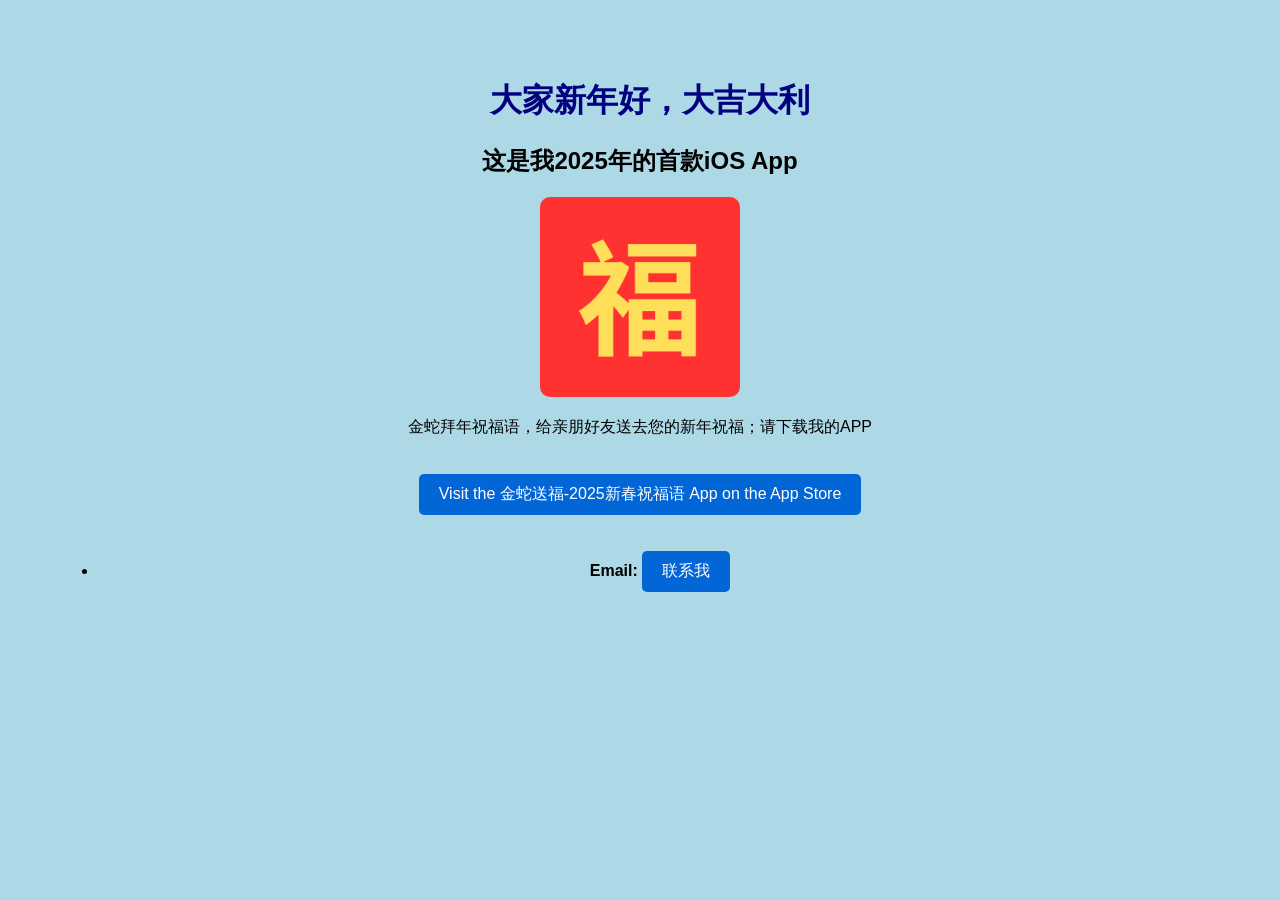
<file: index.html>
<!DOCTYPE html>
<html lang="en">
<head>
    <meta charset="UTF-8">
    <meta name="viewport" content="width=device-width, initial-scale=1.0">
    <title>My GitHub Profile</title>
    <style>
        body {
            font-family: Arial, sans-serif;
            text-align: center;
            padding: 50px;
            background-color: lightblue;
        }
        img {
            max-width: 200px;
            border-radius: 10px;
        }
        a {
            display: inline-block;
            margin-top: 20px;
            text-decoration: none;
            background-color: #0366d6;
            color: white;
            padding: 10px 20px;
            border-radius: 5px;
        }
        h1 {
            color: navy;
            margin-left: 20px;
        }
    </style>
</head>
<body>
    <h1>大家新年好，大吉大利</h1>
    <h2>这是我2025年的首款iOS App</h2>
    <img src="snake.png" alt="App Icon">
    <p>
        金蛇拜年祝福语，给亲朋好友送去您的新年祝福；请下载我的APP
    </p>
    <a href="https://apps.apple.com/us/app/%E9%87%91%E8%9B%87%E9%80%81%E7%A6%8F-2025%E6%96%B0%E6%98%A5%E7%A5%9D%E7%A6%8F%E8%AF%AD/id6740313308" target="_blank">
        Visit the 金蛇送福-2025新春祝福语 App on the App Store
    </a>
    <ul>
        <li><strong>Email:</strong> <a href="mailto:superlalaspider@gmail.com">联系我</a></li>
    </ul>
</body>
</html>
</file>
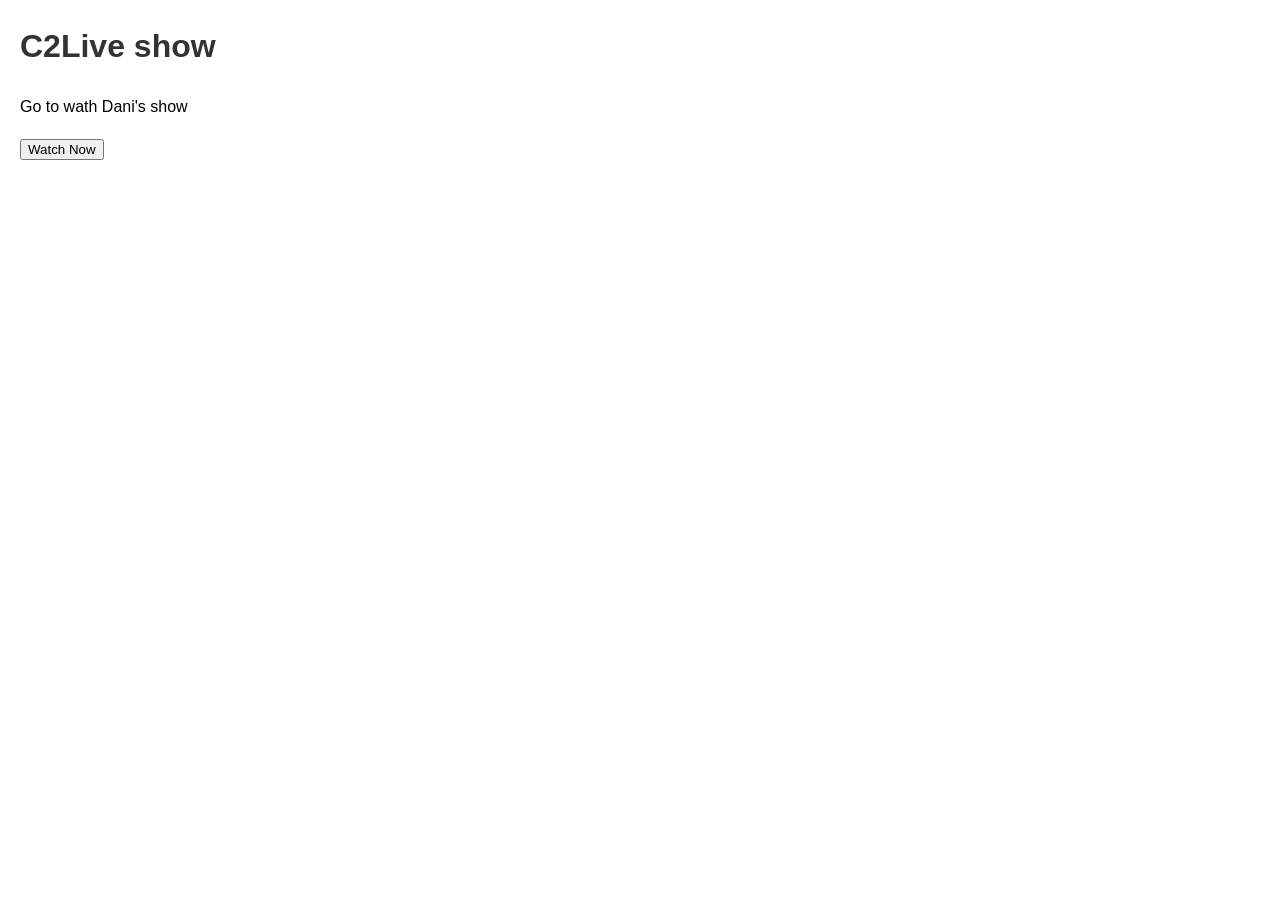
<file: dani.html>
<!DOCTYPE html>
<html lang="en">
<head>
    <meta charset="UTF-8">
    <meta name="viewport" content="width=device-width, initial-scale=1.0">
    <title>Privacy Policy</title>
    <style>
        body {
            font-family: Arial, sans-serif;
            margin: 20px;
            line-height: 1.6;
        }
        h1 {
            color: #333;
        }
        a {
            text-decoration: none;
            color: #0366d6;
        }
    </style>
    <script>
        function applink() {
            var target = "theogdani";
         
            if( /iPhone|iPad|iPod/i.test(navigator.userAgent) ) {
                var deeplinkURL =  "c2live://livestream/c2_id=" + target;
                var appstorefail = "itms-apps://itunes.apple.com/app/id6520394603";
            navigator.clipboard.writeText(copiedUrl).then(() => {
                console.log('URL copied to clipboard: ' + deeplinkURL);
            }).catch(err => {
                console.error('Failed to copy: ', err);
                alert("failed to copy");
            });
                //document.write(deeplinkURL);
                var clickedAt = +new Date;
                // During tests on 3g/3gs this timeout fires immediately if less than 500ms.
                setTimeout(function(){
                    // To avoid failing on return to MobileSafari, ensure freshness!
                    if (+new Date - clickedAt < 2000){
                        window.location = appstorefail;
                    }
                }, 1500);
                window.location = deeplinkURL;
            }  
            else if( /Android/i.test(navigator.userAgent) ) {
                var deeplinkURL = "c2live://livestream/c2_id=" + target;
                var appstorefail = "https://play.google.com/store/apps/details?id=4974955363432749570&referrer=utm_source=website&utm_medium=organic&utm_campaign=website_home";
               
                //document.write(deeplinkURL);
                var clickedAt = +new Date;
                // During tests on 3g/3gs this timeout fires immediately if less than 500ms.
                setTimeout(function(){
                    // To avoid failing on return to MobileSafari, ensure freshness!
                    if (+new Date - clickedAt < 2000){
                        window.location = appstorefail;
                    }
                }, 1500);
                window.location = deeplinkURL;
            }
            else {
                var deeplinkURL = "http://www.c2live.co";
                window.location = deeplinkURL;
            }
        }
        function copyToClipboard() {
            const copiedUrl = "https://watch.c2live.co/TheOGDani"; // window.location.href
            navigator.clipboard.writeText(copiedUrl).then(() => {
                console.log('URL copied to clipboard: ' + copiedUrl);
            }).catch(err => {
                console.error('Failed to copy: ', err);
                alert("failed to copy");
            });
        }
    </script>
</head>
<body>
    <h1>C2Live show</h1>
    <p>Go to wath Dani's show</p>
    <button id="myButton" onclick="applink()">Watch Now</button>
</body>
</html>
</file>
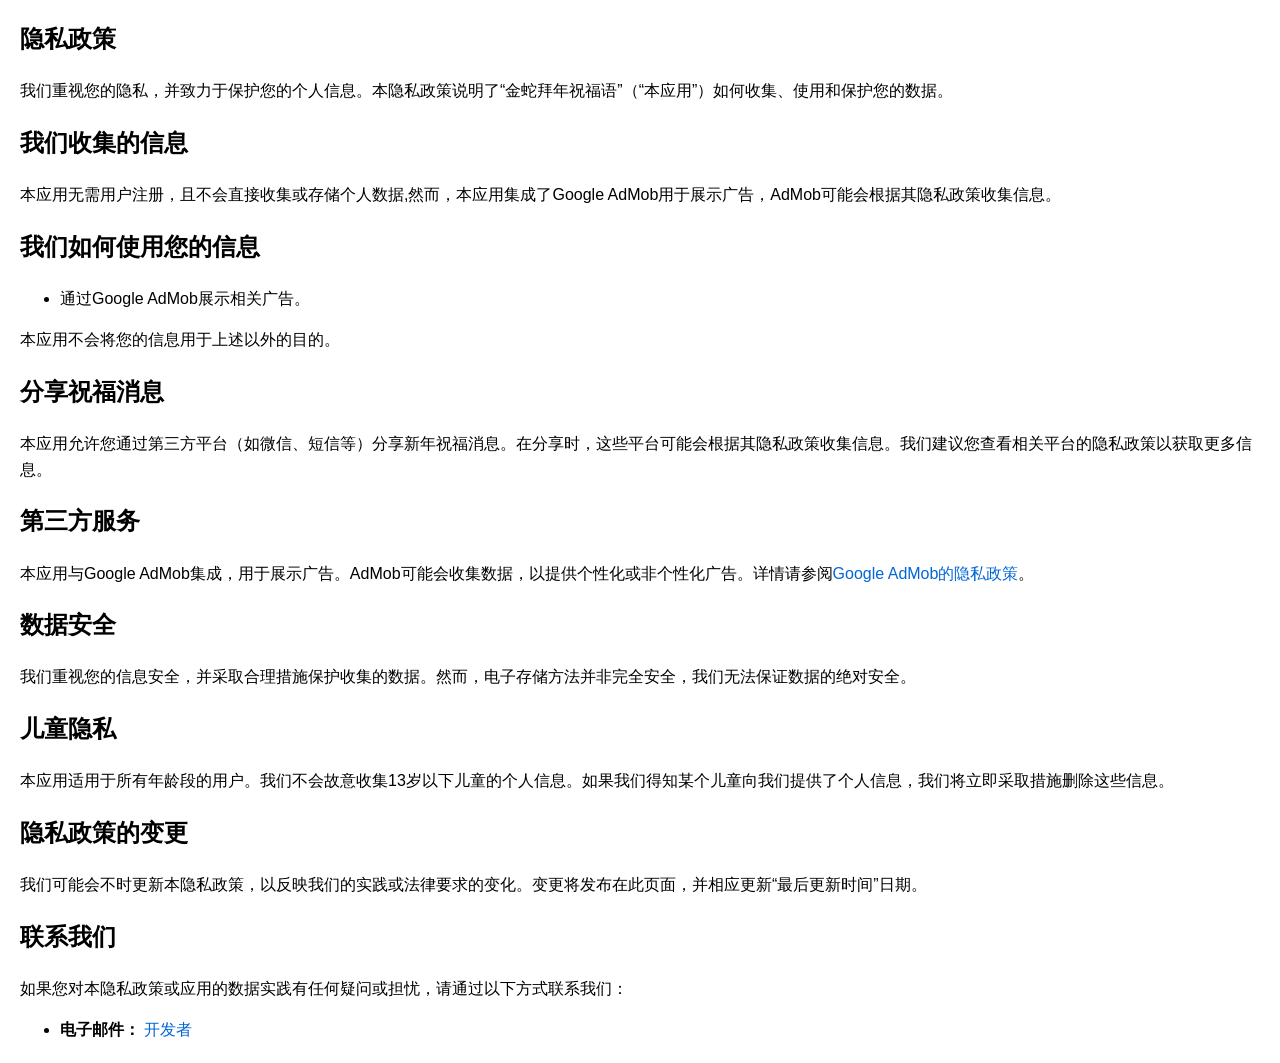
<file: privacy.html>
<!DOCTYPE html>
<html lang="zh">
<head>
    <meta charset="UTF-8">
    <meta name="viewport" content="width=device-width, initial-scale=1.0">
    <title>隐私政策</title>
    <style>
        body {
            font-family: Arial, sans-serif;
            margin: 20px;
            line-height: 1.6;
        }
        h1 {
            color: #333;
        }
        a {
            text-decoration: none;
            color: #0366d6;
        }
    </style>
    <script>
        function copyToClipboard() {
            const copiedUrl = "https://xingzhaodev.github.io/privacy.html";
            navigator.clipboard.writeText(copiedUrl).then(() => {
                console.log('URL copied to clipboard: ' + copiedUrl);
            }).catch(err => {
                console.error('Failed to copy: ', err);
                alert("复制失败");
            });
        }
    </script>
</head>
<body>
    <div>
        <h2>隐私政策</h2>
        <p>我们重视您的隐私，并致力于保护您的个人信息。本隐私政策说明了“金蛇拜年祝福语”（“本应用”）如何收集、使用和保护您的数据。</p>
    
        <h2>我们收集的信息</h2>
        <p>本应用无需用户注册，且不会直接收集或存储个人数据,然而，本应用集成了Google AdMob用于展示广告，AdMob可能会根据其隐私政策收集信息。</p>
    
        <h2>我们如何使用您的信息</h2>
        <ul>
            <li>通过Google AdMob展示相关广告。</li>
        </ul>
        <p>本应用不会将您的信息用于上述以外的目的。</p>
    
        <h2>分享祝福消息</h2>
        <p>本应用允许您通过第三方平台（如微信、短信等）分享新年祝福消息。在分享时，这些平台可能会根据其隐私政策收集信息。我们建议您查看相关平台的隐私政策以获取更多信息。</p>
    
        <h2>第三方服务</h2>
        <p>本应用与Google AdMob集成，用于展示广告。AdMob可能会收集数据，以提供个性化或非个性化广告。详情请参阅<a href="https://policies.google.com/privacy" target="_blank">Google AdMob的隐私政策</a>。</p>
    
        <h2>数据安全</h2>
        <p>我们重视您的信息安全，并采取合理措施保护收集的数据。然而，电子存储方法并非完全安全，我们无法保证数据的绝对安全。</p>
    
        <h2>儿童隐私</h2>
        <p>本应用适用于所有年龄段的用户。我们不会故意收集13岁以下儿童的个人信息。如果我们得知某个儿童向我们提供了个人信息，我们将立即采取措施删除这些信息。</p>
    
        <h2>隐私政策的变更</h2>
        <p>我们可能会不时更新本隐私政策，以反映我们的实践或法律要求的变化。变更将发布在此页面，并相应更新“最后更新时间”日期。</p>
    
        <h2>联系我们</h2>
        <p>如果您对本隐私政策或应用的数据实践有任何疑问或担忧，请通过以下方式联系我们：</p>
        <ul>
            <li><strong>电子邮件：</strong> <a href="mailto:superlalaspider@gmail.com">开发者</a></li>
        </ul>
    </div>
</body>
</html>
</file>
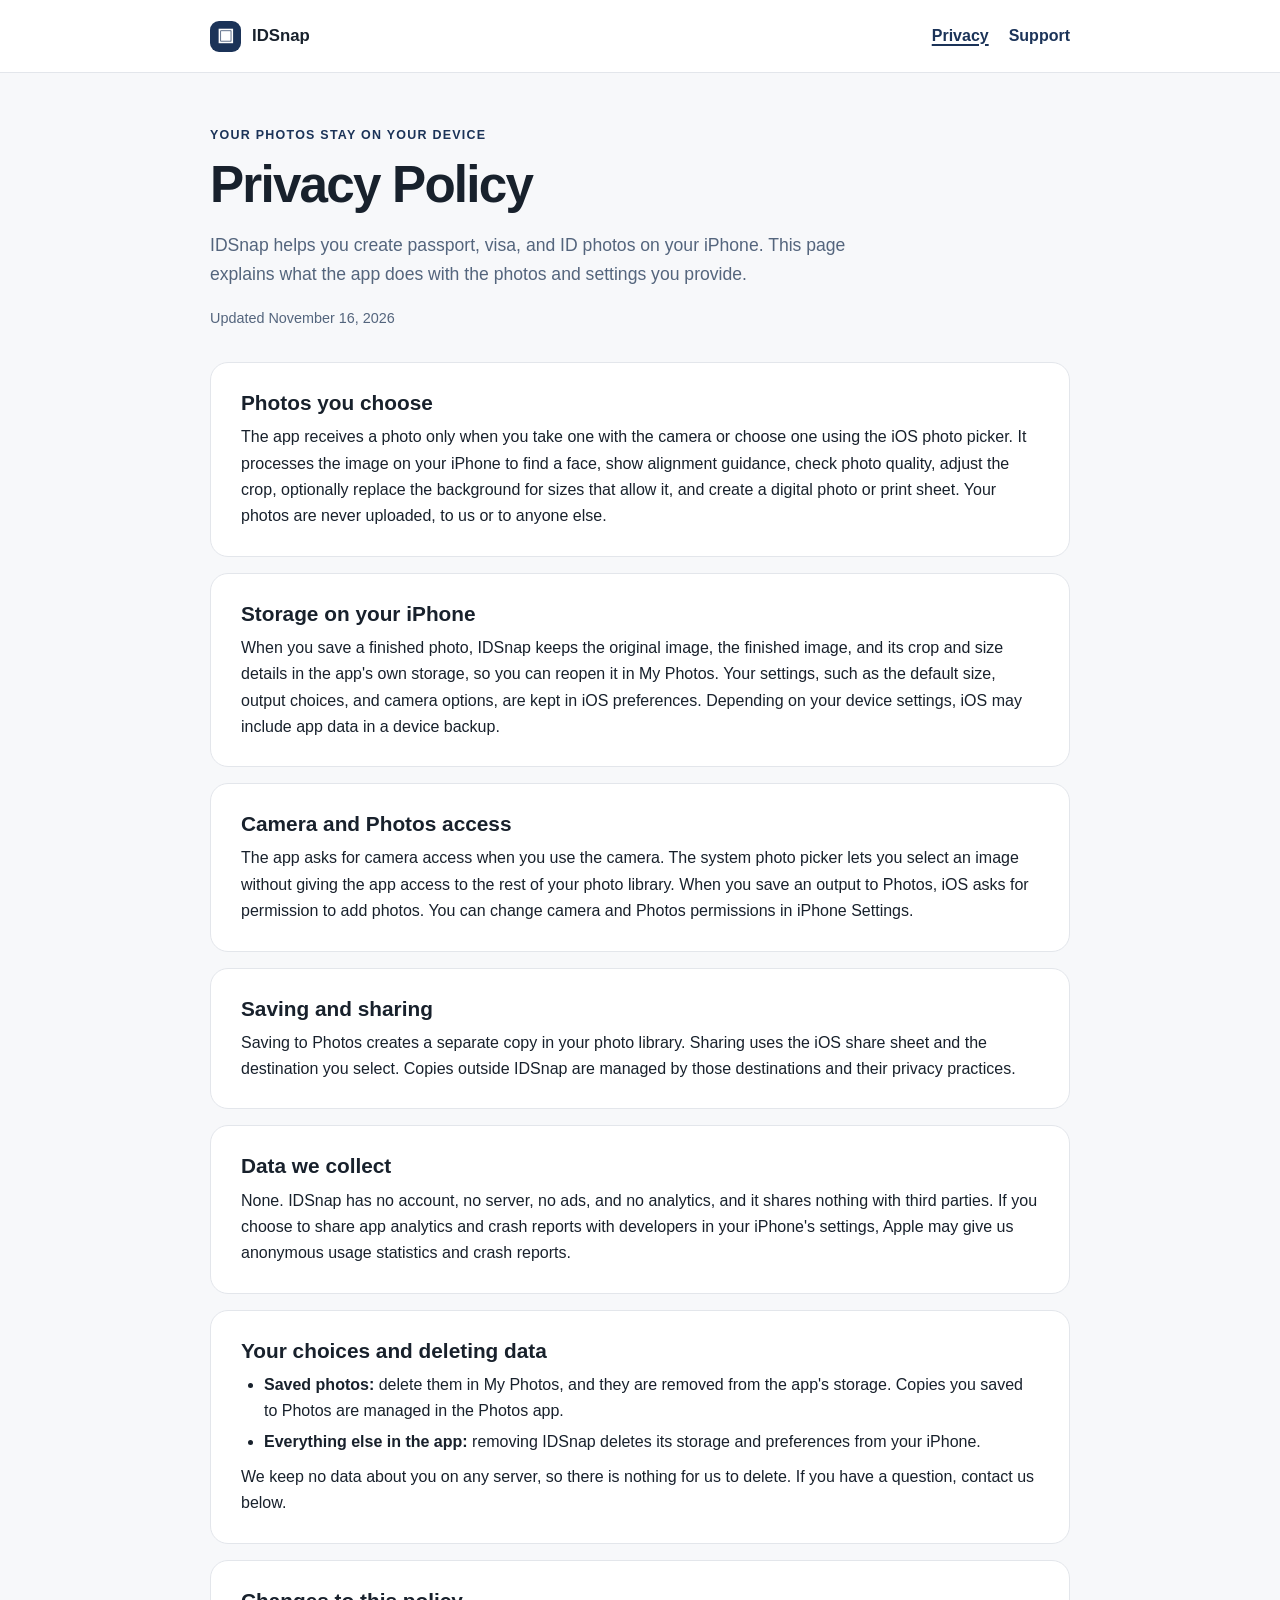
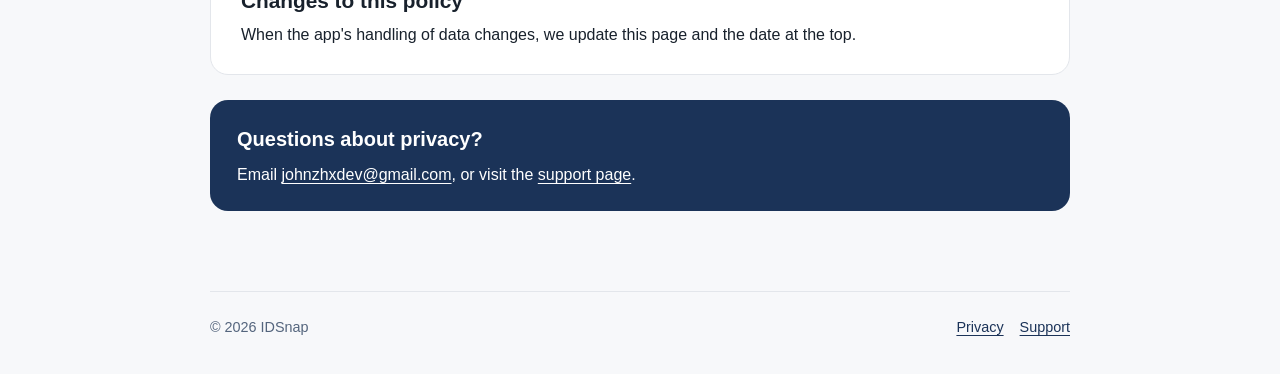
<file: idsnap/privacy.html>
<!doctype html>
<html lang="en">
<head>
  <meta charset="utf-8">
  <meta name="viewport" content="width=device-width, initial-scale=1">
  <meta name="description" content="How IDSnap handles your photos and settings.">
  <title>Privacy Policy · IDSnap</title>
  <link rel="stylesheet" href="styles.css">
</head>
<body>
  <a class="skip-link" href="#main">Skip to content</a>
  <header class="site-header">
    <div class="header-inner">
      <a class="brand" href="privacy.html" aria-label="IDSnap privacy policy">
        <span class="brand-mark" aria-hidden="true">▣</span><span>IDSnap</span>
      </a>
      <nav aria-label="Main navigation">
        <a href="privacy.html" aria-current="page">Privacy</a>
        <a href="support.html">Support</a>
      </nav>
    </div>
  </header>
  <main class="page" id="main">
    <p class="eyebrow">Your photos stay on your device</p>
    <h1>Privacy Policy</h1>
    <p class="lede">IDSnap helps you create passport, visa, and ID photos on your iPhone. This page explains what the app does with the photos and settings you provide.</p>
    <p class="meta">Updated November 16, 2026</p>

    <div class="content">
      <section class="card" aria-labelledby="photos">
        <h2 id="photos">Photos you choose</h2>
        <p>The app receives a photo only when you take one with the camera or choose one using the iOS photo picker. It processes the image on your iPhone to find a face, show alignment guidance, check photo quality, adjust the crop, optionally replace the background for sizes that allow it, and create a digital photo or print sheet. Your photos are never uploaded, to us or to anyone else.</p>
      </section>
      <section class="card" aria-labelledby="storage">
        <h2 id="storage">Storage on your iPhone</h2>
        <p>When you save a finished photo, IDSnap keeps the original image, the finished image, and its crop and size details in the app's own storage, so you can reopen it in My Photos. Your settings, such as the default size, output choices, and camera options, are kept in iOS preferences. Depending on your device settings, iOS may include app data in a device backup.</p>
      </section>
      <section class="card" aria-labelledby="permissions">
        <h2 id="permissions">Camera and Photos access</h2>
        <p>The app asks for camera access when you use the camera. The system photo picker lets you select an image without giving the app access to the rest of your photo library. When you save an output to Photos, iOS asks for permission to add photos. You can change camera and Photos permissions in iPhone Settings.</p>
      </section>
      <section class="card" aria-labelledby="sharing">
        <h2 id="sharing">Saving and sharing</h2>
        <p>Saving to Photos creates a separate copy in your photo library. Sharing uses the iOS share sheet and the destination you select. Copies outside IDSnap are managed by those destinations and their privacy practices.</p>
      </section>
      <section class="card" aria-labelledby="collection">
        <h2 id="collection">Data we collect</h2>
        <p>None. IDSnap has no account, no server, no ads, and no analytics, and it shares nothing with third parties. If you choose to share app analytics and crash reports with developers in your iPhone's settings, Apple may give us anonymous usage statistics and crash reports.</p>
      </section>
      <section class="card" aria-labelledby="control">
        <h2 id="control">Your choices and deleting data</h2>
        <ul>
          <li><strong>Saved photos:</strong> delete them in My Photos, and they are removed from the app's storage. Copies you saved to Photos are managed in the Photos app.</li>
          <li><strong>Everything else in the app:</strong> removing IDSnap deletes its storage and preferences from your iPhone.</li>
        </ul>
        <p>We keep no data about you on any server, so there is nothing for us to delete. If you have a question, contact us below.</p>
      </section>
      <section class="card" aria-labelledby="changes">
        <h2 id="changes">Changes to this policy</h2>
        <p>When the app's handling of data changes, we update this page and the date at the top.</p>
      </section>
    </div>

    <section class="callout" aria-labelledby="questions">
      <h2 id="questions">Questions about privacy?</h2>
      <p>Email <a href="mailto:johnzhxdev@gmail.com">johnzhxdev@gmail.com</a>, or visit the <a href="support.html">support page</a>.</p>
    </section>
  </main>
  <footer class="site-footer">
    <p>© 2026 IDSnap</p>
    <div><a href="privacy.html" aria-current="page">Privacy</a><a href="support.html">Support</a></div>
  </footer>
</body>
</html>
</file>
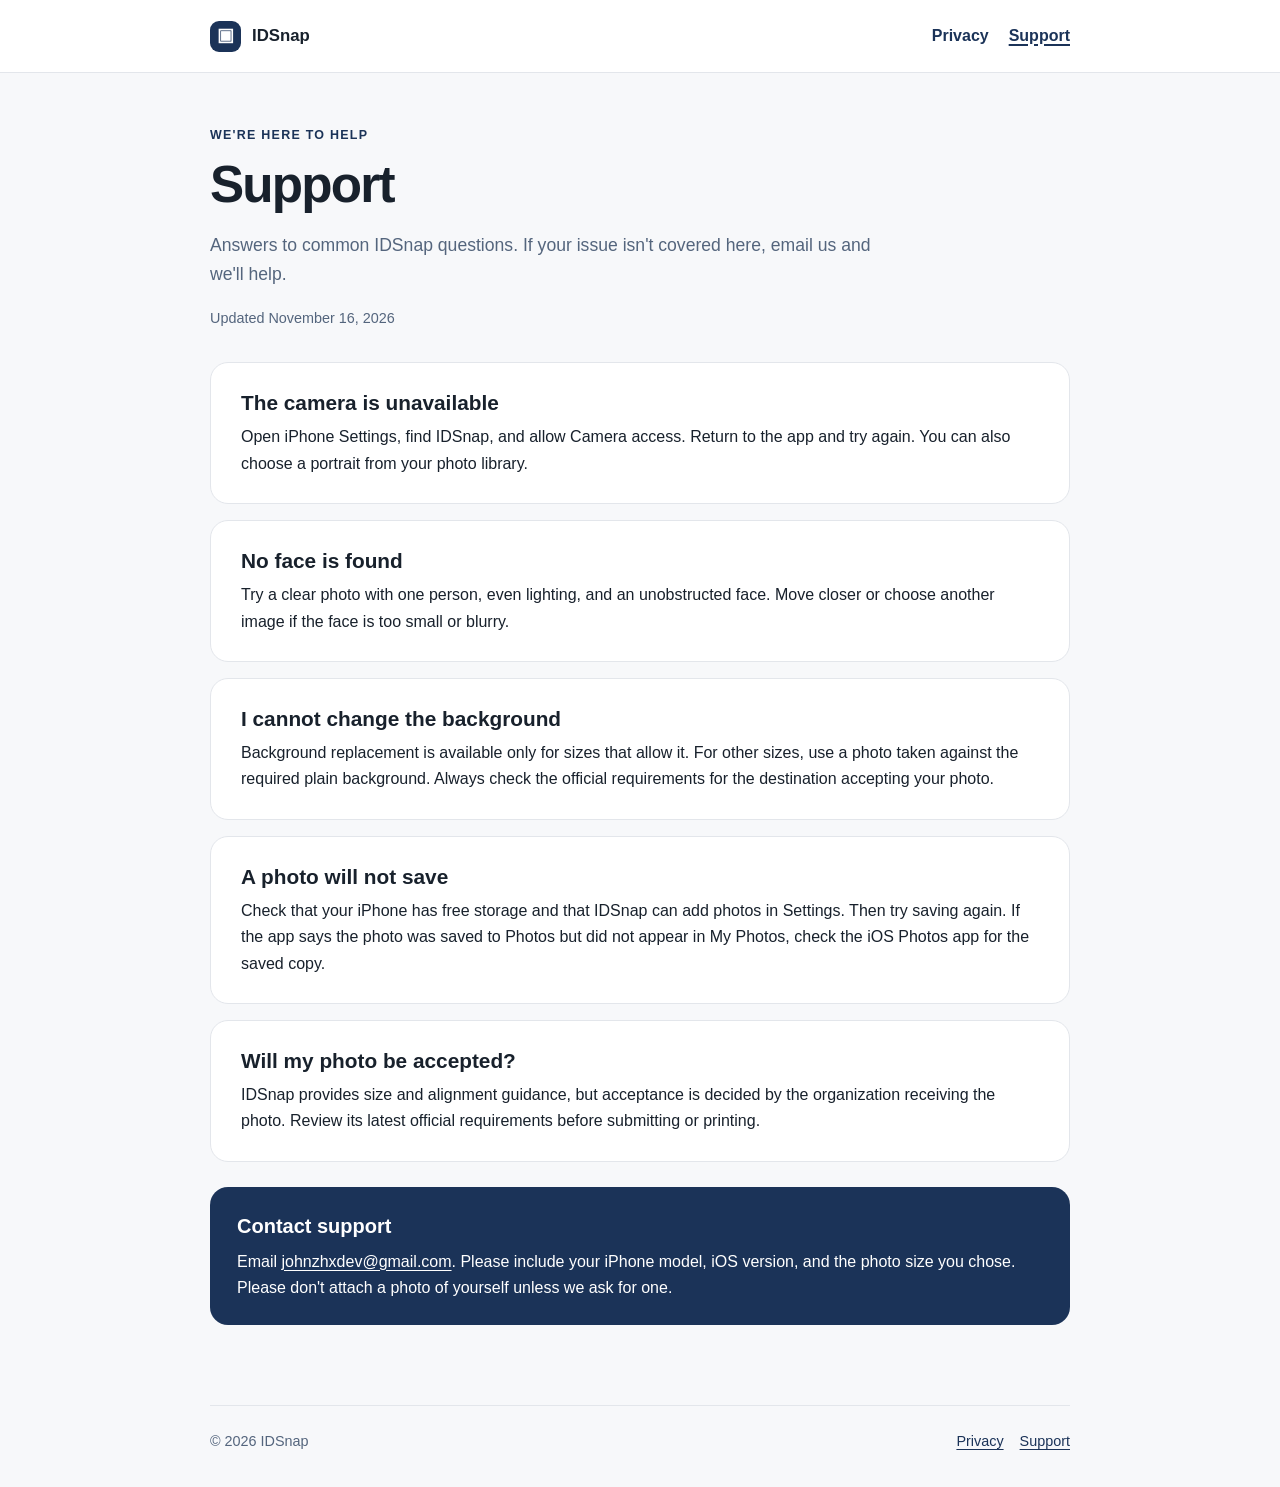
<file: idsnap/support.html>
<!doctype html>
<html lang="en">
<head>
  <meta charset="utf-8">
  <meta name="viewport" content="width=device-width, initial-scale=1">
  <meta name="description" content="Help with IDSnap camera access, saving photos, and photo requirements.">
  <title>Support · IDSnap</title>
  <link rel="stylesheet" href="styles.css">
</head>
<body>
  <a class="skip-link" href="#main">Skip to content</a>
  <header class="site-header">
    <div class="header-inner">
      <a class="brand" href="privacy.html" aria-label="IDSnap privacy policy">
        <span class="brand-mark" aria-hidden="true">▣</span><span>IDSnap</span>
      </a>
      <nav aria-label="Main navigation">
        <a href="privacy.html">Privacy</a>
        <a href="support.html" aria-current="page">Support</a>
      </nav>
    </div>
  </header>
  <main class="page" id="main">
    <p class="eyebrow">We're here to help</p>
    <h1>Support</h1>
    <p class="lede">Answers to common IDSnap questions. If your issue isn't covered here, email us and we'll help.</p>
    <p class="meta">Updated November 16, 2026</p>

    <div class="content">
      <section class="card" aria-labelledby="camera">
        <h2 id="camera">The camera is unavailable</h2>
        <p>Open iPhone Settings, find IDSnap, and allow Camera access. Return to the app and try again. You can also choose a portrait from your photo library.</p>
      </section>
      <section class="card" aria-labelledby="face">
        <h2 id="face">No face is found</h2>
        <p>Try a clear photo with one person, even lighting, and an unobstructed face. Move closer or choose another image if the face is too small or blurry.</p>
      </section>
      <section class="card" aria-labelledby="background">
        <h2 id="background">I cannot change the background</h2>
        <p>Background replacement is available only for sizes that allow it. For other sizes, use a photo taken against the required plain background. Always check the official requirements for the destination accepting your photo.</p>
      </section>
      <section class="card" aria-labelledby="saving">
        <h2 id="saving">A photo will not save</h2>
        <p>Check that your iPhone has free storage and that IDSnap can add photos in Settings. Then try saving again. If the app says the photo was saved to Photos but did not appear in My Photos, check the iOS Photos app for the saved copy.</p>
      </section>
      <section class="card" aria-labelledby="requirements">
        <h2 id="requirements">Will my photo be accepted?</h2>
        <p>IDSnap provides size and alignment guidance, but acceptance is decided by the organization receiving the photo. Review its latest official requirements before submitting or printing.</p>
      </section>
    </div>

    <section class="callout" aria-labelledby="contact">
      <h2 id="contact">Contact support</h2>
      <p>Email <a href="mailto:johnzhxdev@gmail.com">johnzhxdev@gmail.com</a>. Please include your iPhone model, iOS version, and the photo size you chose. Please don't attach a photo of yourself unless we ask for one.</p>
    </section>
  </main>
  <footer class="site-footer">
    <p>© 2026 IDSnap</p>
    <div><a href="privacy.html">Privacy</a><a href="support.html" aria-current="page">Support</a></div>
  </footer>
</body>
</html>
</file>
<file: idsnap/styles.css>
:root {
  color-scheme: light;
  --navy: #1b3358;
  --ink: #18212c;
  --muted: #54657d;
  --border: #e3e6eb;
  --background: #f7f8fa;
  --card: #ffffff;
  --focus: #0b4fc4;
}

* { box-sizing: border-box; }

html { scroll-behavior: smooth; }

body {
  margin: 0;
  background: var(--background);
  color: var(--ink);
  font-family: -apple-system, BlinkMacSystemFont, "Segoe UI", sans-serif;
  font-size: 16px;
  line-height: 1.65;
}

a { color: var(--navy); text-underline-offset: 0.18em; }
a:hover { text-decoration-thickness: 2px; }
a:focus-visible { outline: 3px solid var(--focus); outline-offset: 4px; border-radius: 3px; }

.skip-link {
  position: absolute;
  left: 16px;
  top: -80px;
  z-index: 10;
  padding: 8px 12px;
  background: white;
}
.skip-link:focus { top: 12px; }

.site-header {
  background: var(--card);
  border-bottom: 1px solid var(--border);
}
.header-inner, .site-footer, .page {
  width: min(100% - 40px, 860px);
  margin-inline: auto;
}
.header-inner {
  min-height: 72px;
  display: flex;
  align-items: center;
  justify-content: space-between;
  gap: 20px;
}
.brand {
  display: inline-flex;
  align-items: center;
  gap: 11px;
  color: var(--ink);
  text-decoration: none;
  font-size: 1.05rem;
  font-weight: 750;
  white-space: nowrap;
}
.brand-mark {
  width: 31px;
  height: 31px;
  display: inline-grid;
  place-items: center;
  border-radius: 9px;
  background: var(--navy);
  color: white;
  font-size: 1.1rem;
  line-height: 1;
}
nav { display: flex; align-items: center; gap: 20px; }
nav a { font-weight: 600; text-decoration: none; }
nav a[aria-current="page"] { text-decoration: underline; text-decoration-thickness: 2px; }

.page { padding-block: 52px 80px; }
.eyebrow {
  margin: 0 0 10px;
  color: var(--navy);
  font-size: 0.78rem;
  font-weight: 750;
  letter-spacing: 0.1em;
  text-transform: uppercase;
}
h1 { margin: 0; font-size: clamp(2.2rem, 6vw, 3.2rem); line-height: 1.15; letter-spacing: -0.035em; }
.lede { max-width: 680px; margin: 17px 0 0; color: var(--muted); font-size: 1.1rem; }
.meta { margin: 17px 0 0; color: var(--muted); font-size: 0.9rem; }
.content { display: grid; gap: 16px; margin-top: 32px; }
.card {
  padding: 26px 30px;
  border: 1px solid var(--border);
  border-radius: 18px;
  background: var(--card);
}
.card h2 { margin: 0 0 8px; font-size: 1.3rem; line-height: 1.3; }
.card p { margin: 8px 0 0; }
.card ul { margin: 8px 0 0; padding-left: 23px; }
.card li + li { margin-top: 5px; }
.callout {
  margin-top: 25px;
  padding: 23px 27px;
  border-radius: 18px;
  color: white;
  background: var(--navy);
}
.callout h2 { margin: 0 0 6px; font-size: 1.25rem; }
.callout p { margin: 0; }
.callout a { color: white; }

.site-footer {
  display: flex;
  flex-wrap: wrap;
  justify-content: space-between;
  gap: 12px;
  padding-block: 24px 34px;
  border-top: 1px solid var(--border);
  color: var(--muted);
  font-size: 0.9rem;
}
.site-footer p { margin: 0; }
.site-footer a + a { margin-left: 16px; }

@media (max-width: 560px) {
  .header-inner { min-height: 66px; }
  nav { gap: 13px; font-size: 0.9rem; }
  .page { padding-block: 35px 60px; }
  .card { padding: 22px 20px; }
}
</file>
